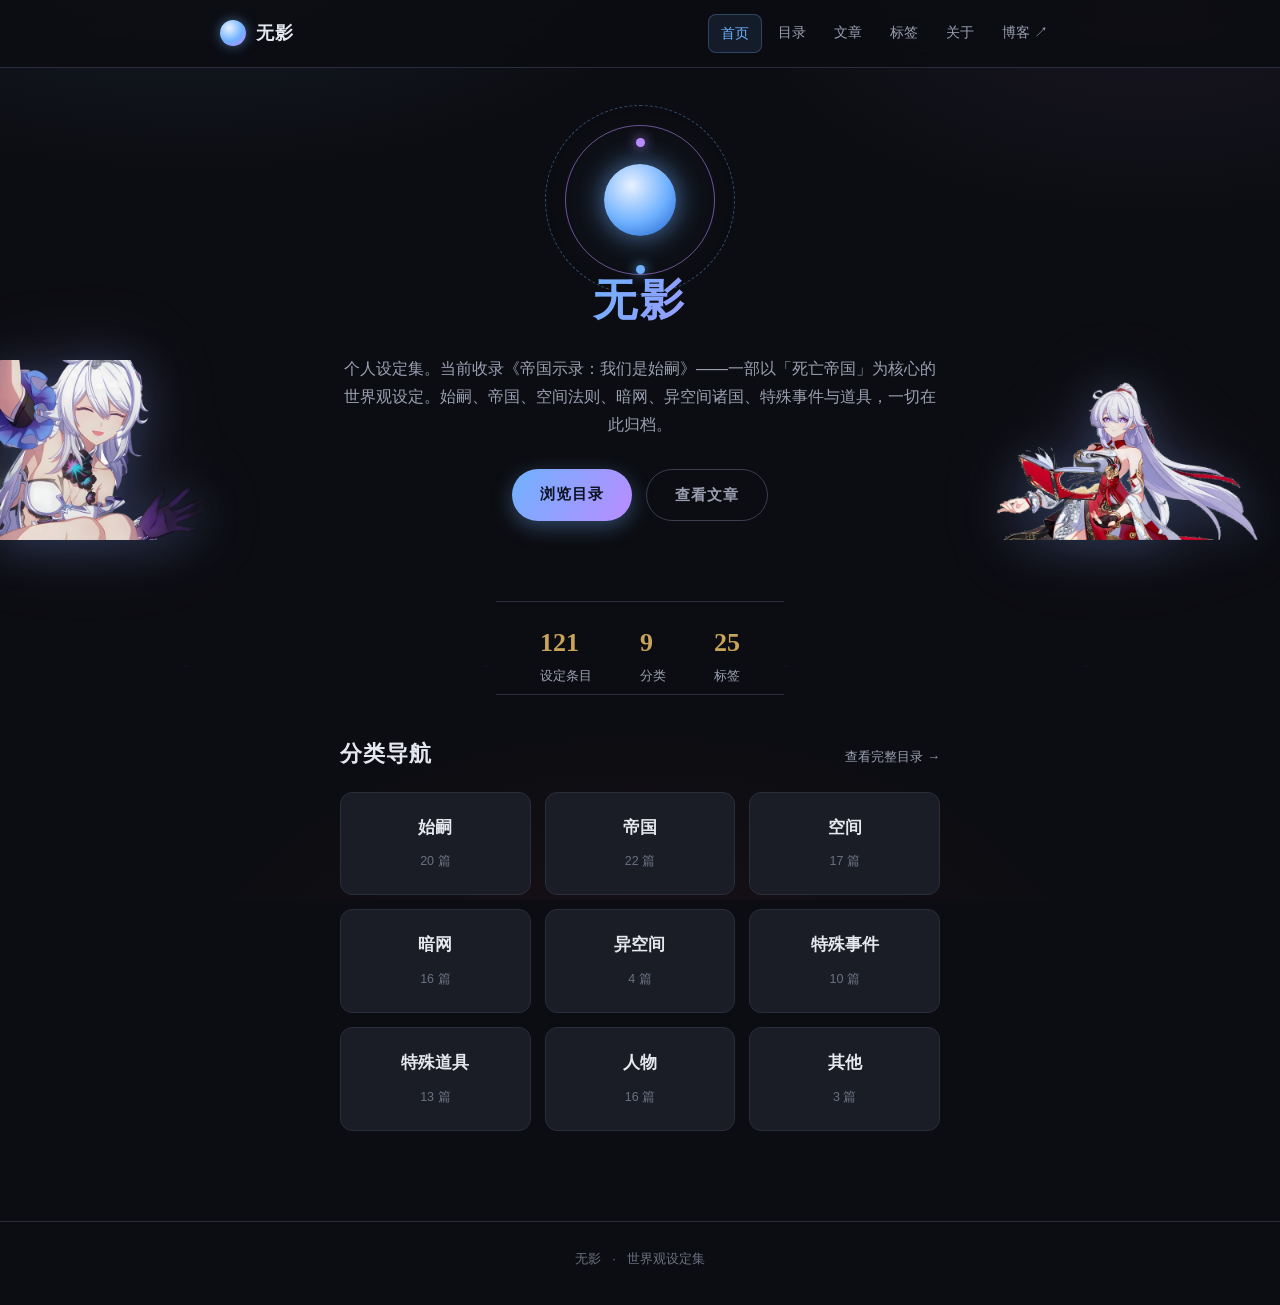
<file: website/index.html>
<!DOCTYPE html>
<html lang="zh-CN">
<head>
  <meta charset="UTF-8">
  <meta name="viewport" content="width=device-width, initial-scale=1.0">
  <title>无影 · 个人设定集</title>
  <link rel="icon" type="image/x-icon" href="favicon.ico">
  <link rel="icon" type="image/png" sizes="32x32" href="favicon-32x32.png">
  <link rel="icon" type="image/png" sizes="16x16" href="favicon-16x16.png">
  <link rel="apple-touch-icon" sizes="180x180" href="apple-touch-icon.png">
  <meta name="theme-color" content="#0c0d12">
  <link rel="stylesheet" href="assets/css/style.css">
</head>
<body data-page="home">
<header class="site-header">
    <div class="header-inner">
      <a class="brand" href="index.html">
        <span class="emblem"></span>
        <span>无影</span>
      </a>
      <nav class="nav-links">
        <a href="index.html" data-nav="home">首页</a>
        <a href="contents.html" data-nav="contents">目录</a>
        <a href="articles.html" data-nav="articles">文章</a>
        <a href="tags.html" data-nav="tags">标签</a>
        <a href="about.html" data-nav="about">关于</a>
        <a href="https://wuyeng4444.github.io/blog/" target="_blank" rel="noopener">博客 ↗</a>
      </nav>
    </div>
  </header>

  <div class="container">
    <section class="home-hero">
      <div class="emblem-lg">
        <span class="kiana-halo"></span>
        <span class="kiana-halo halo-2"></span>
      </div>
      <h1>无影</h1>
      <p>个人设定集。当前收录《帝国示录：我们是始嗣》——一部以「死亡帝国」为核心的世界观设定。始嗣、帝国、空间法则、暗网、异空间诸国、特殊事件与道具，一切在此归档。</p>
      <div class="home-cta">
        <a class="btn-primary" href="contents.html">浏览目录</a>
        <a class="btn-ghost" href="articles.html">查看文章</a>
      </div>
    </section>

    <div class="stats-row" id="stats-row"></div>

    <section class="home-section">
      <div class="home-section-title">
        <h2>分类导航</h2>
        <a class="more" href="contents.html">查看完整目录 →</a>
      </div>
      <div class="cat-grid" id="cat-grid"></div>
    </section>

  </div>

  <footer class="site-footer">
    <span>无影</span>
    <span class="sep">·</span>
    <span>世界观设定集</span>
  </footer>

  <script src="assets/js/characters.js"></script>
  <script src="assets/js/articles.js"></script>
  <script src="assets/js/app.js"></script>
</body>
</html>
</file>
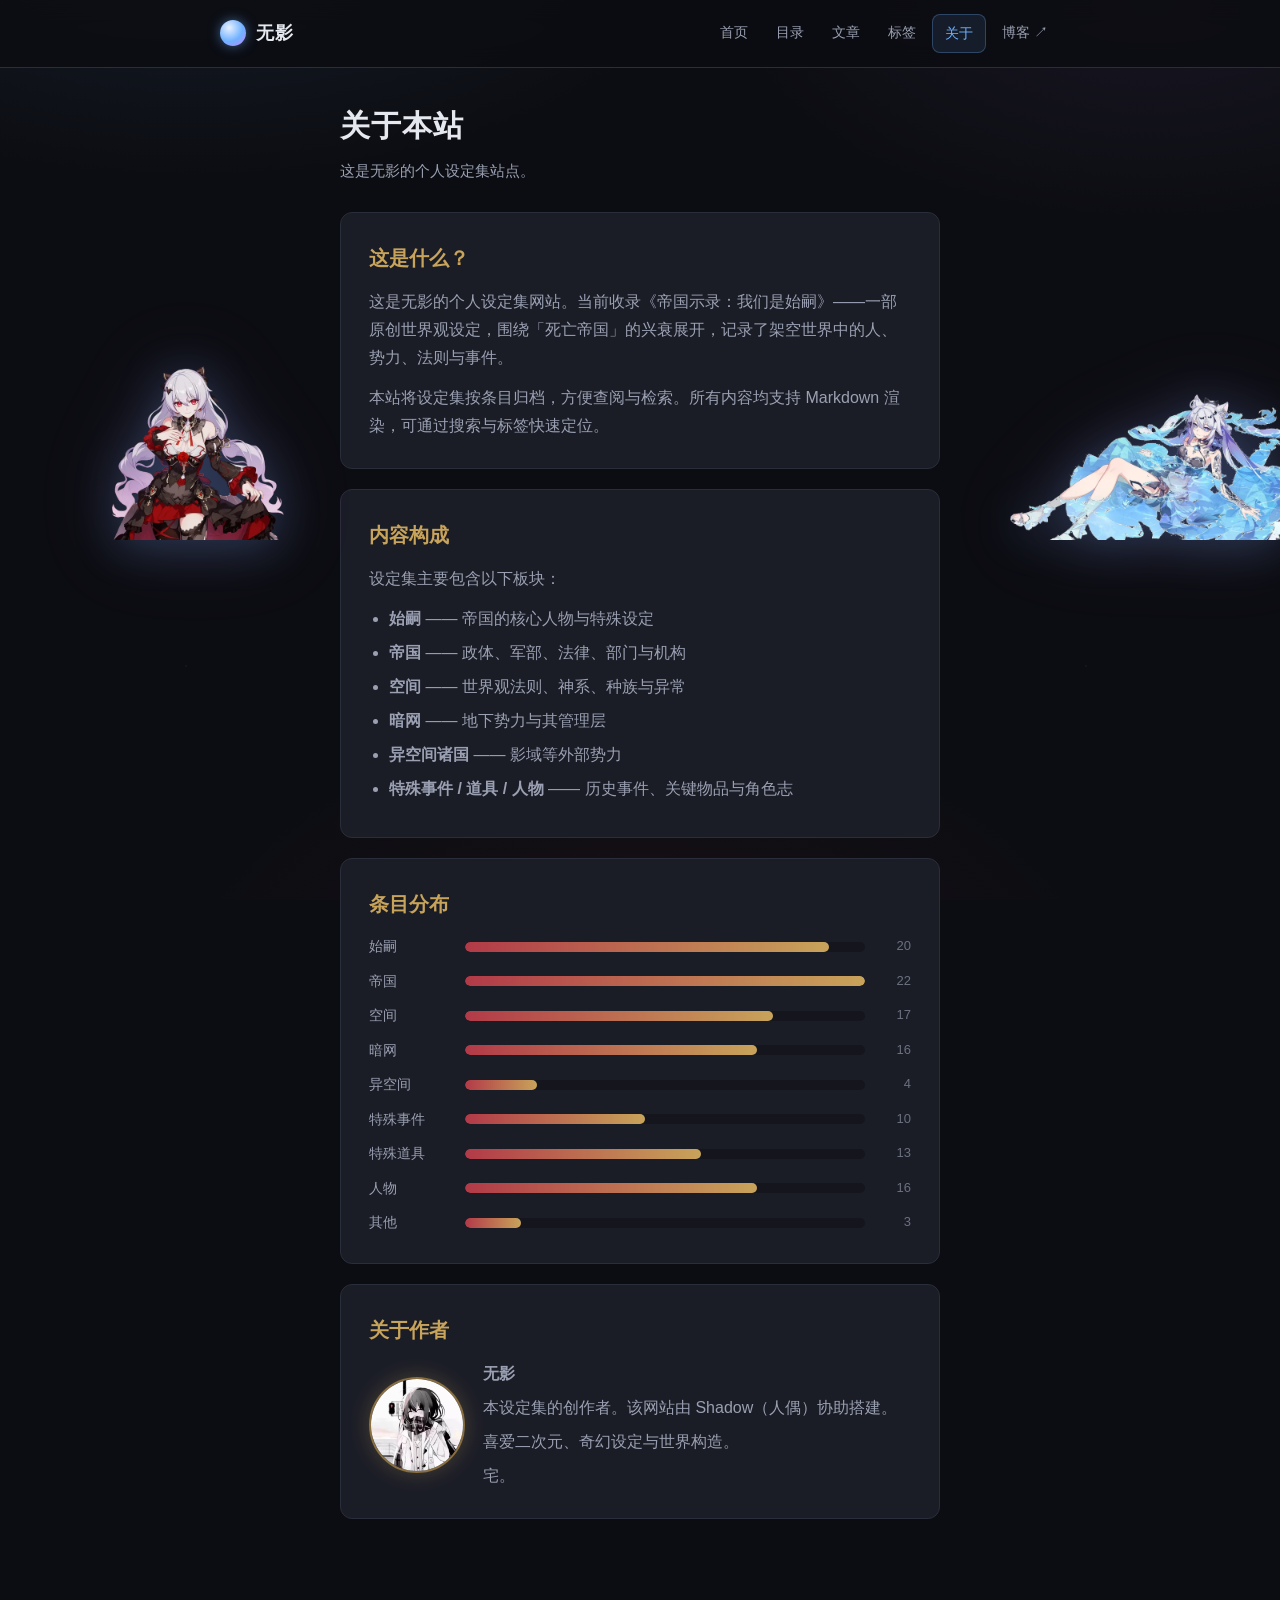
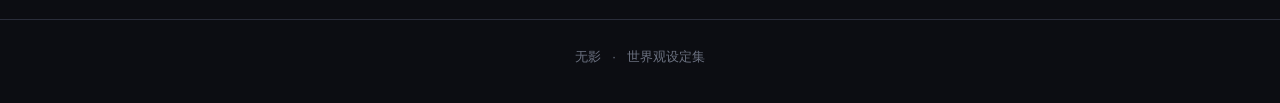
<file: website/about.html>
<!DOCTYPE html>
<html lang="zh-CN">
<head>
  <meta charset="UTF-8">
  <meta name="viewport" content="width=device-width, initial-scale=1.0">
  <title>关于 · 无影</title>
  <link rel="icon" type="image/x-icon" href="favicon.ico">
  <link rel="icon" type="image/png" sizes="32x32" href="favicon-32x32.png">
  <link rel="icon" type="image/png" sizes="16x16" href="favicon-16x16.png">
  <link rel="apple-touch-icon" sizes="180x180" href="apple-touch-icon.png">
  <meta name="theme-color" content="#0c0d12">
  <link rel="stylesheet" href="assets/css/style.css">
</head>
<body data-page="about">
<header class="site-header">
    <div class="header-inner">
      <a class="brand" href="index.html">
        <span class="emblem"></span>
        <span>无影</span>
      </a>
      <nav class="nav-links">
        <a href="index.html" data-nav="home">首页</a>
        <a href="contents.html" data-nav="contents">目录</a>
        <a href="articles.html" data-nav="articles">文章</a>
        <a href="tags.html" data-nav="tags">标签</a>
        <a href="about.html" data-nav="about">关于</a>
        <a href="https://wuyeng4444.github.io/blog/" target="_blank" rel="noopener">博客 ↗</a>
      </nav>
    </div>
  </header>

  <div class="container">
    <h1 class="page-title">关于本站</h1>
    <p class="page-sub">这是无影的个人设定集站点。</p>

    <div class="about-card">
      <h2>这是什么？</h2>
      <p>这是无影的个人设定集网站。当前收录《帝国示录：我们是始嗣》——一部原创世界观设定，围绕「死亡帝国」的兴衰展开，记录了架空世界中的人、势力、法则与事件。</p>
      <p>本站将设定集按条目归档，方便查阅与检索。所有内容均支持 Markdown 渲染，可通过搜索与标签快速定位。</p>
    </div>

    <div class="about-card">
      <h2>内容构成</h2>
      <p>设定集主要包含以下板块：</p>
      <ul>
        <li><strong>始嗣</strong> —— 帝国的核心人物与特殊设定</li>
        <li><strong>帝国</strong> —— 政体、军部、法律、部门与机构</li>
        <li><strong>空间</strong> —— 世界观法则、神系、种族与异常</li>
        <li><strong>暗网</strong> —— 地下势力与其管理层</li>
        <li><strong>异空间诸国</strong> —— 影域等外部势力</li>
        <li><strong>特殊事件 / 道具 / 人物</strong> —— 历史事件、关键物品与角色志</li>
      </ul>
    </div>

    <div class="about-card">
      <h2>条目分布</h2>
      <div class="cat-bars" id="cat-bars"></div>
    </div>

    <div class="about-card">
      <h2>关于作者</h2>
      <div class="author-row">
        <img class="author-avatar" src="assets/img/avatar.jpg" alt="无影">
        <div class="author-meta">
          <p><strong>无影</strong></p>
          <p>本设定集的创作者。该网站由 Shadow（人偶）协助搭建。</p>
          <p>喜爱二次元、奇幻设定与世界构造。</p>
          <p>宅。</p>
        </div>
      </div>
    </div>
  </div>

  <footer class="site-footer">
    <span>无影</span>
    <span class="sep">·</span>
    <span>世界观设定集</span>
  </footer>

  <script src="assets/js/characters.js"></script>
  <script src="assets/js/articles.js"></script>
  <script src="assets/js/app.js"></script>
</body>
</html>
</file>
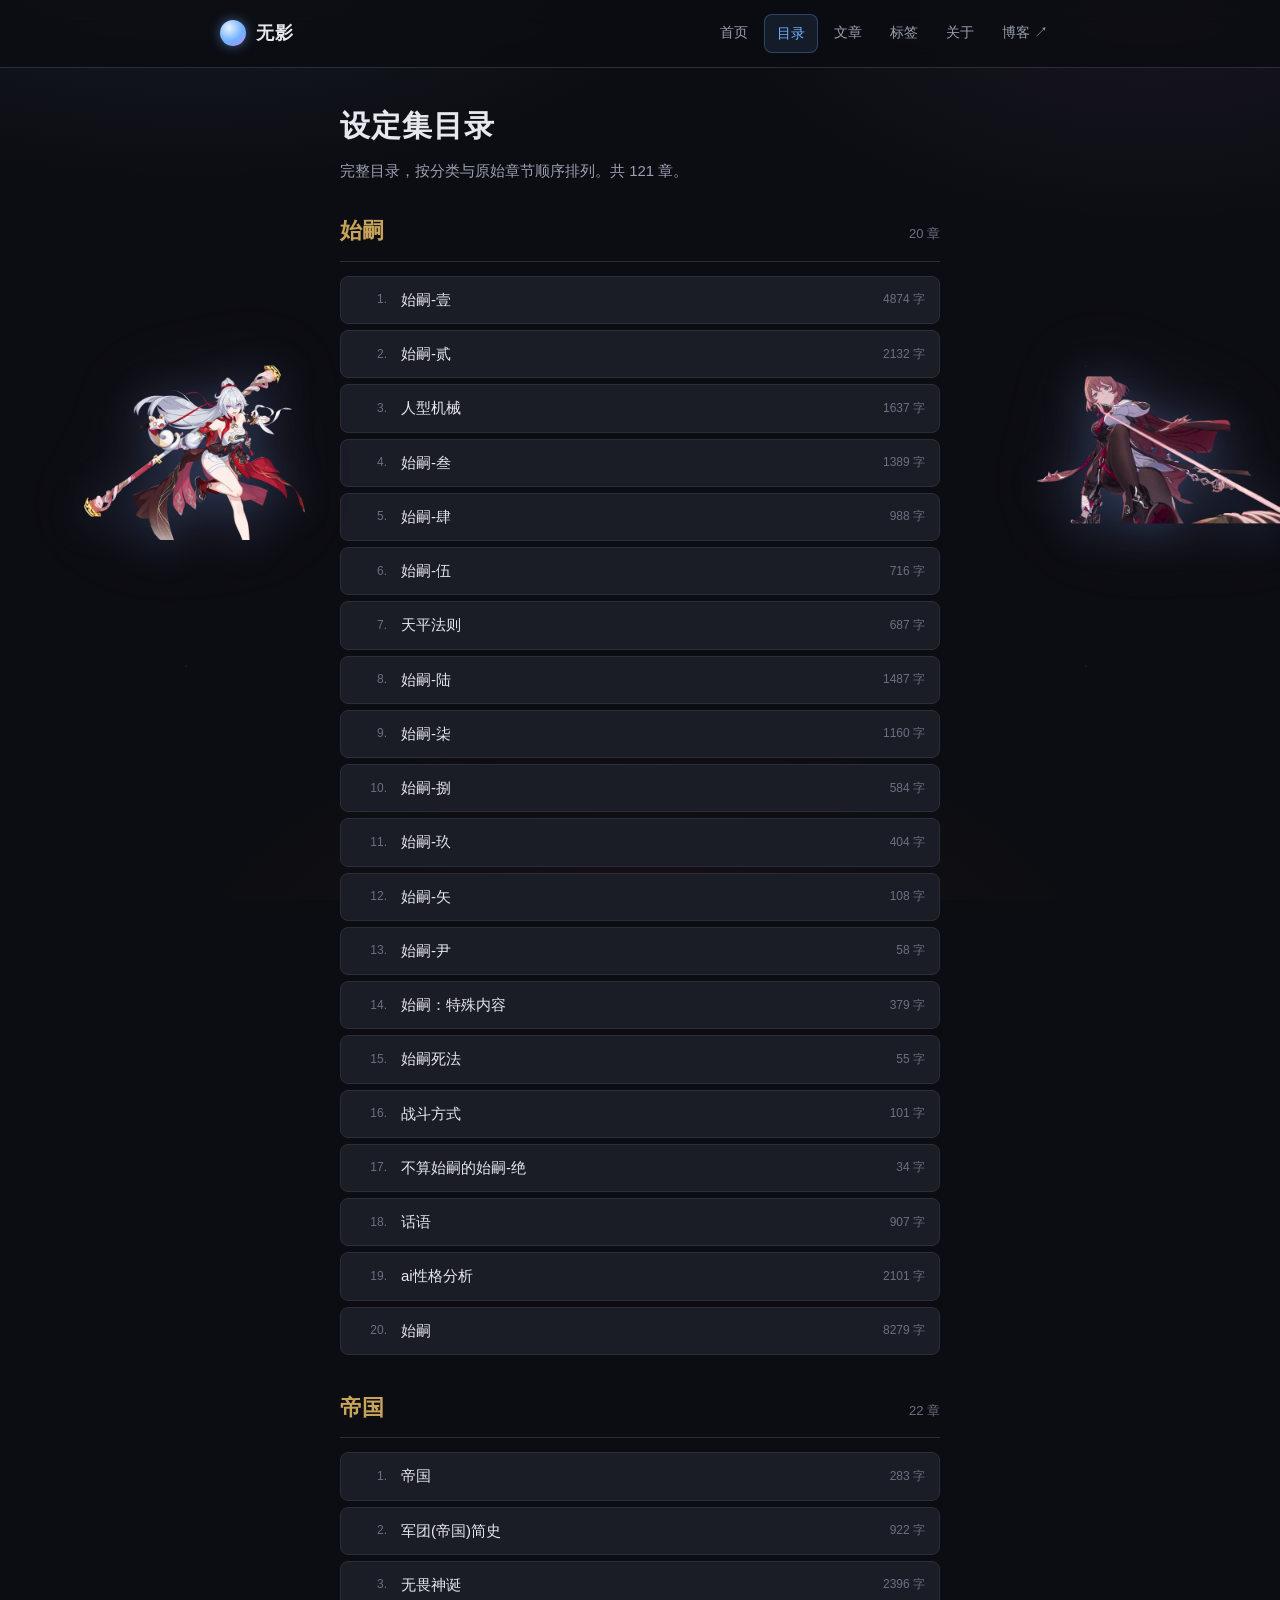
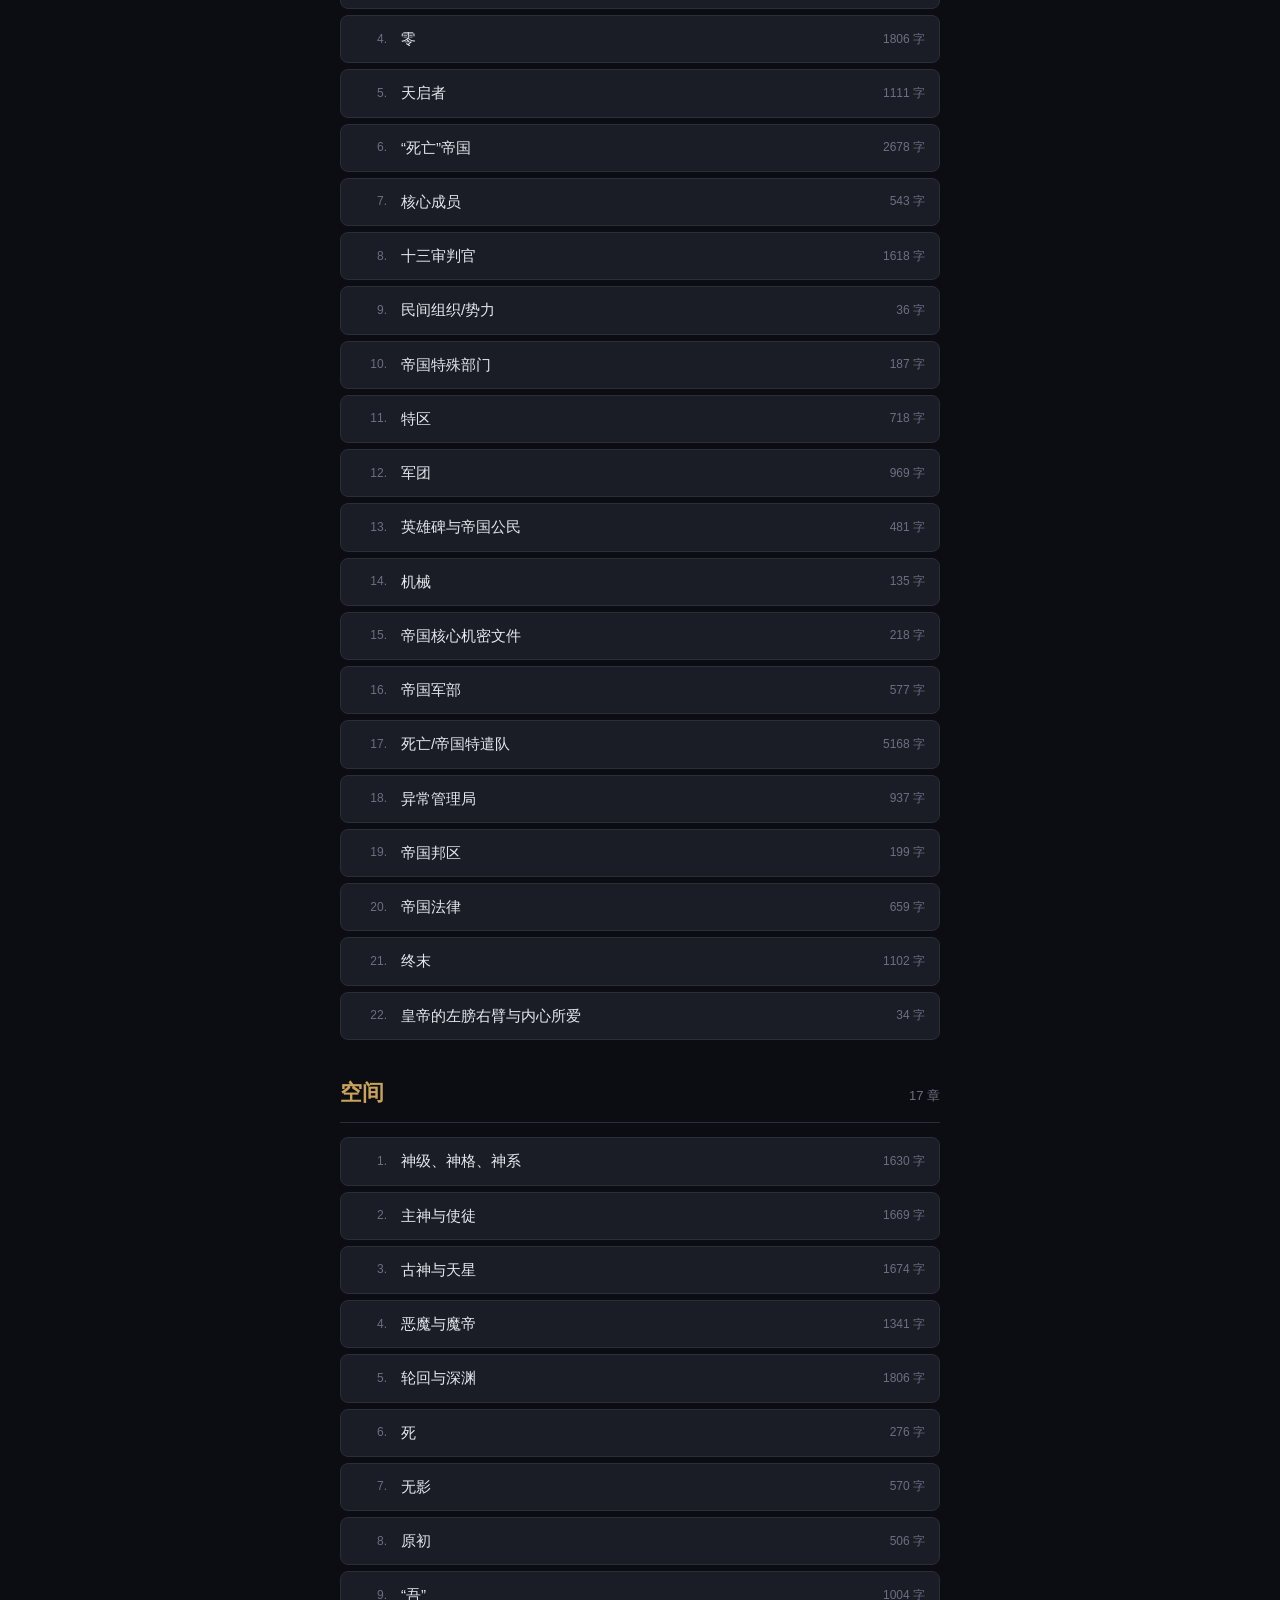
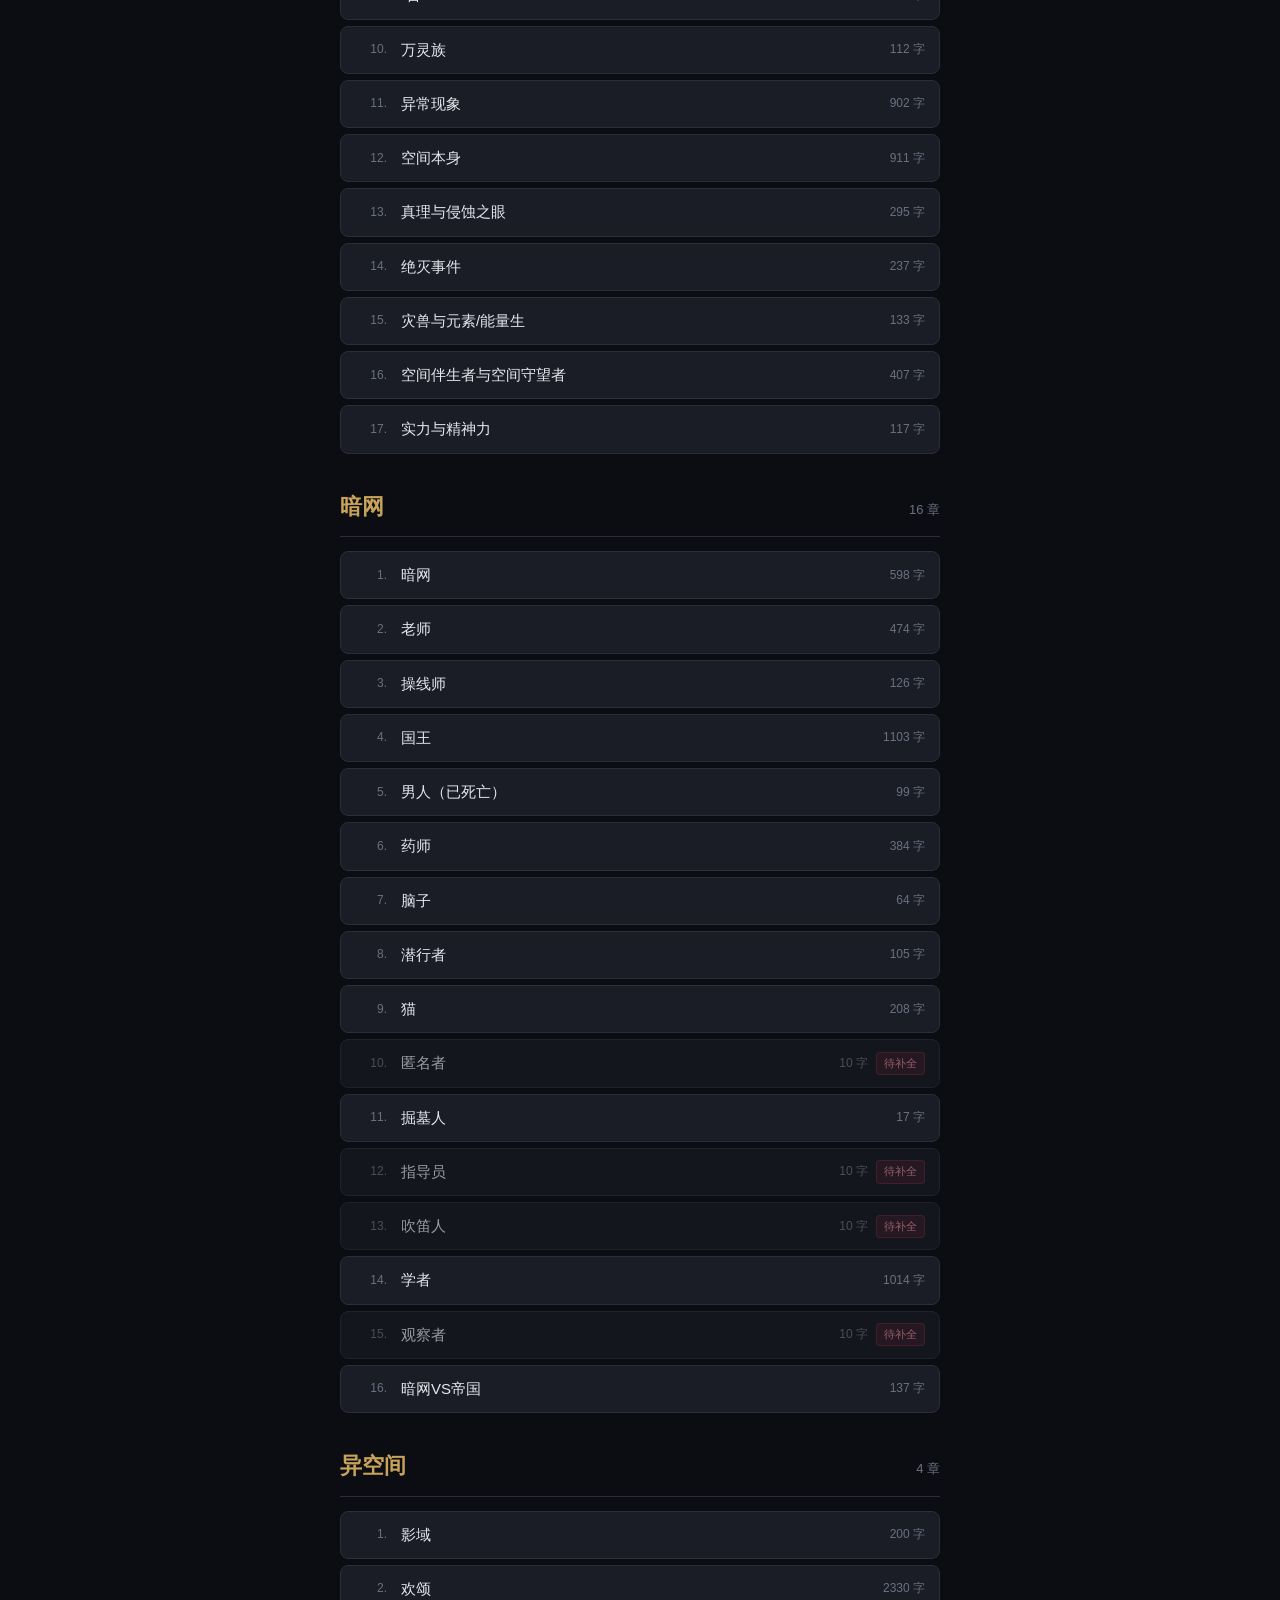
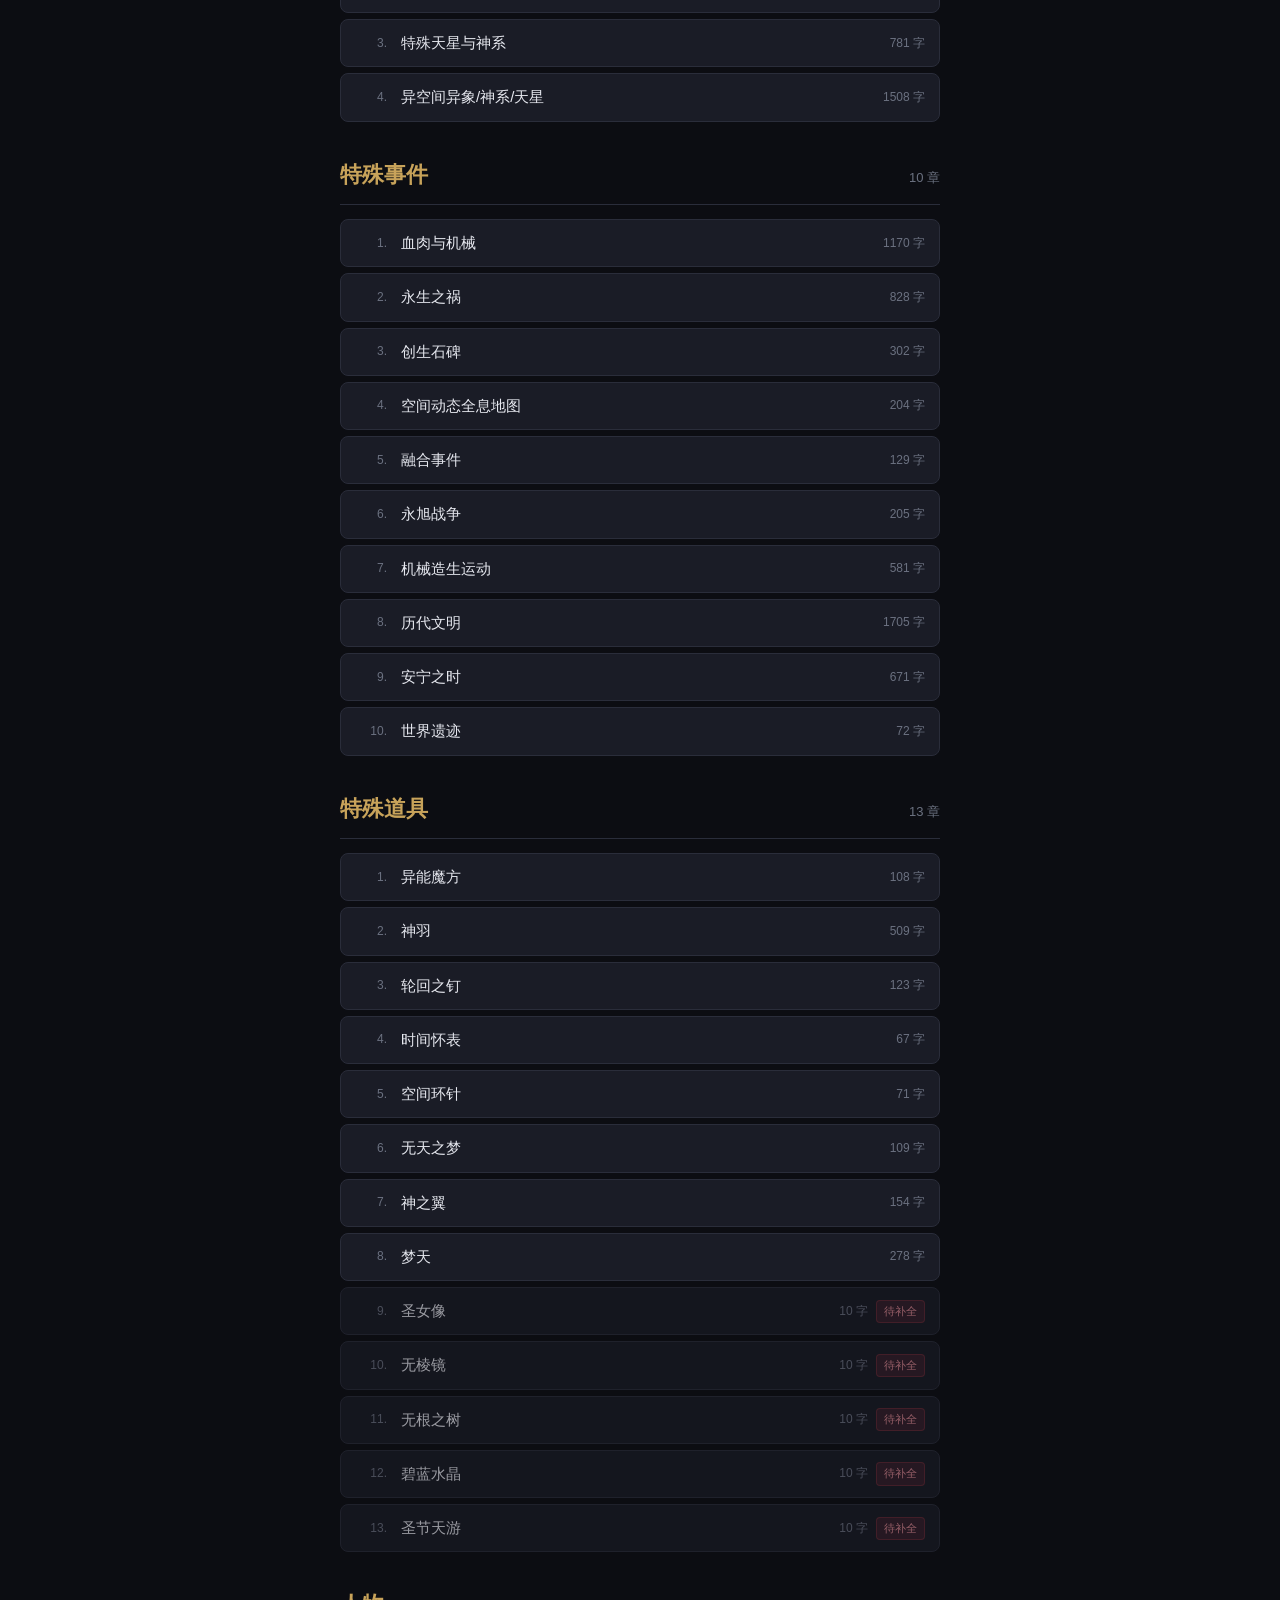
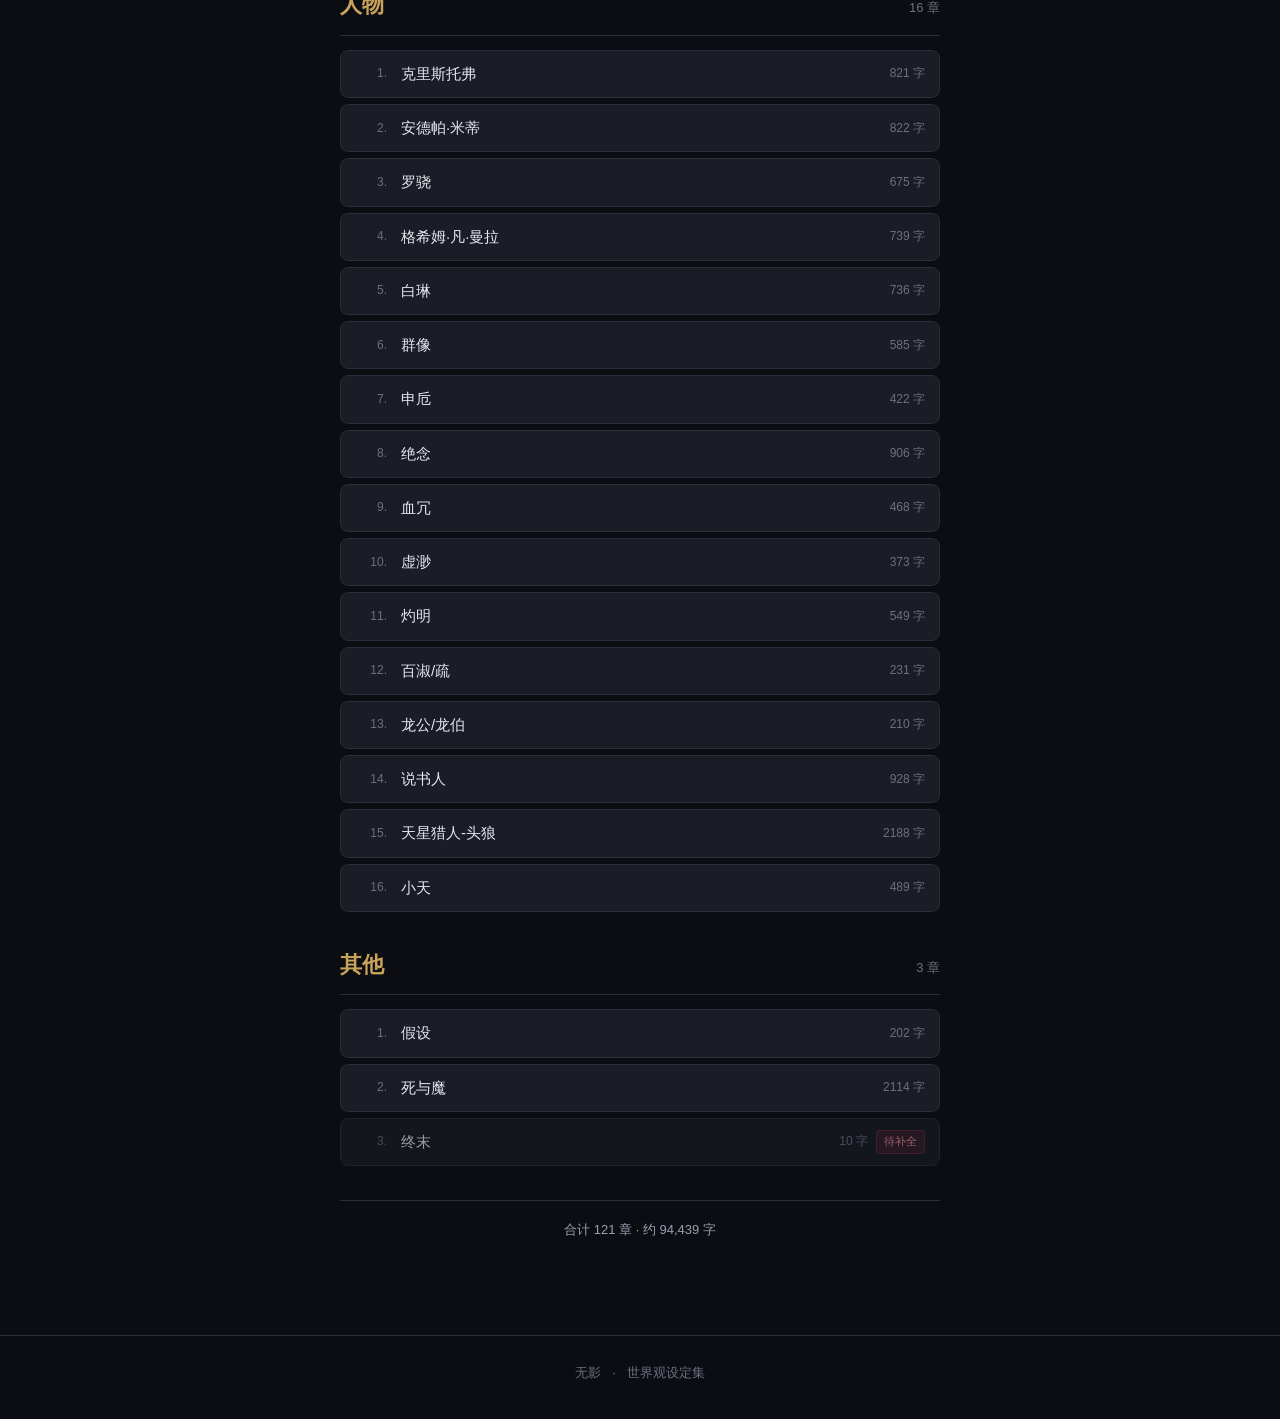
<file: website/contents.html>
<!DOCTYPE html>
<html lang="zh-CN">
<head>
  <meta charset="UTF-8">
  <meta name="viewport" content="width=device-width, initial-scale=1.0">
  <title>设定集目录 · 无影</title>
  <link rel="icon" type="image/x-icon" href="favicon.ico">
  <link rel="icon" type="image/png" sizes="32x32" href="favicon-32x32.png">
  <link rel="icon" type="image/png" sizes="16x16" href="favicon-16x16.png">
  <link rel="apple-touch-icon" sizes="180x180" href="apple-touch-icon.png">
  <meta name="theme-color" content="#0c0d12">
  <link rel="stylesheet" href="assets/css/style.css">
</head>
<body data-page="contents">

  <header class="site-header">
    <div class="header-inner">
      <a class="brand" href="index.html">
        <span class="emblem"></span>
        <span>无影</span>
      </a>
      <nav class="nav-links">
        <a href="index.html" data-nav="home">首页</a>
        <a href="contents.html" data-nav="contents">目录</a>
        <a href="articles.html" data-nav="articles">文章</a>
        <a href="tags.html" data-nav="tags">标签</a>
        <a href="about.html" data-nav="about">关于</a>
        <a href="https://wuyeng4444.github.io/blog/" target="_blank" rel="noopener">博客 ↗</a>
      </nav>
    </div>
  </header>

  <div class="container">
    <h1 class="page-title">设定集目录</h1>
    <p class="page-sub">完整目录，按分类与原始章节顺序排列。共 <span id="toc-total"></span> 章。</p>

    <div id="toc-list"></div>

    <p class="toc-totals" id="toc-totals"></p>
  </div>

  <footer class="site-footer">
    <span>无影</span>
    <span class="sep">·</span>
    <span>世界观设定集</span>
  </footer>

  <script src="assets/js/characters.js"></script>
  <script src="assets/js/articles.js"></script>
  <script src="assets/js/app.js"></script>
</body>
</html>
</file>
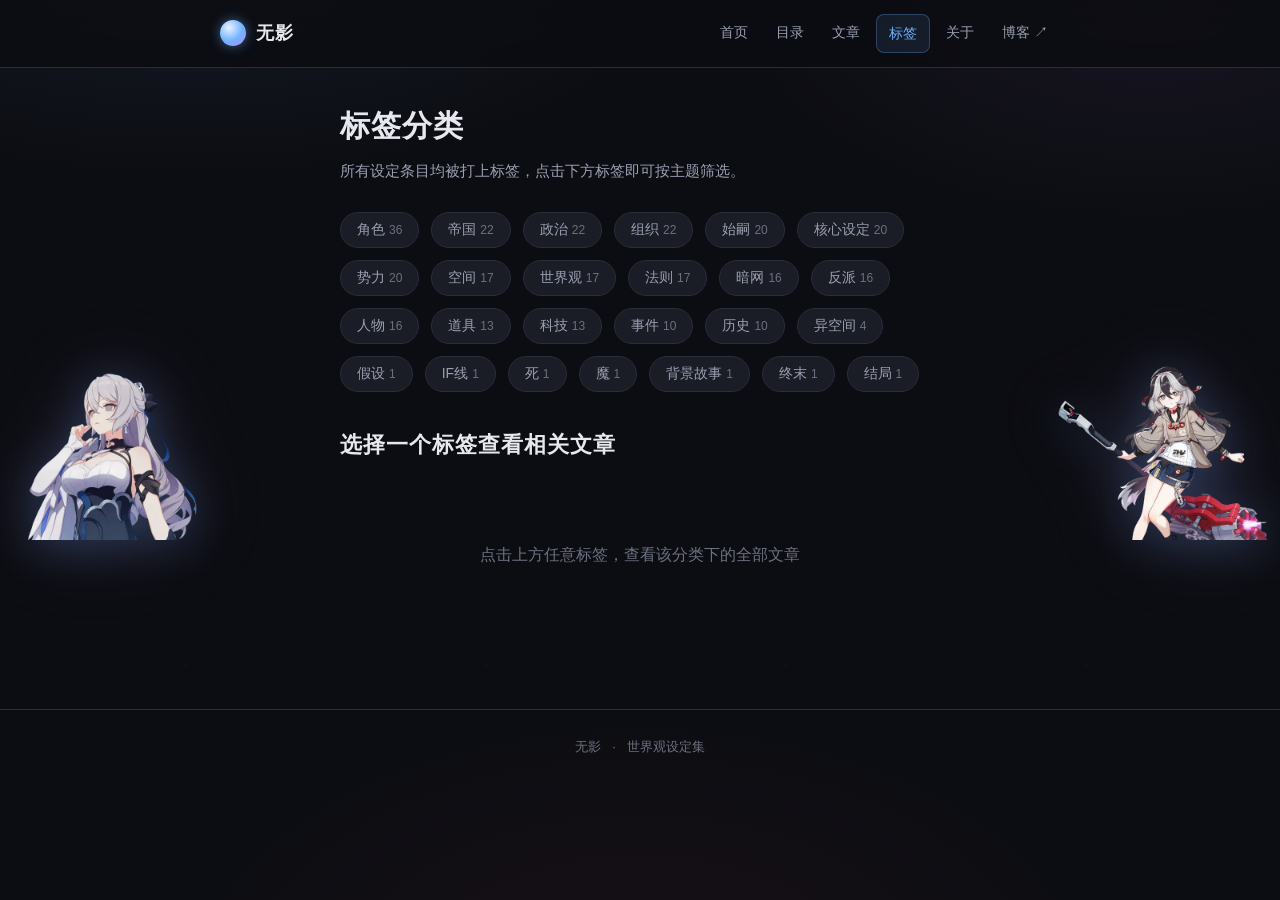
<file: website/tags.html>
<!DOCTYPE html>
<html lang="zh-CN">
<head>
  <meta charset="UTF-8">
  <meta name="viewport" content="width=device-width, initial-scale=1.0">
  <title>标签分类 · 无影</title>
  <link rel="icon" type="image/x-icon" href="favicon.ico">
  <link rel="icon" type="image/png" sizes="32x32" href="favicon-32x32.png">
  <link rel="icon" type="image/png" sizes="16x16" href="favicon-16x16.png">
  <link rel="apple-touch-icon" sizes="180x180" href="apple-touch-icon.png">
  <meta name="theme-color" content="#0c0d12">
  <link rel="stylesheet" href="assets/css/style.css">
</head>
<body data-page="tags">
<header class="site-header">
    <div class="header-inner">
      <a class="brand" href="index.html">
        <span class="emblem"></span>
        <span>无影</span>
      </a>
      <nav class="nav-links">
        <a href="index.html" data-nav="home">首页</a>
        <a href="contents.html" data-nav="contents">目录</a>
        <a href="articles.html" data-nav="articles">文章</a>
        <a href="tags.html" data-nav="tags">标签</a>
        <a href="about.html" data-nav="about">关于</a>
        <a href="https://wuyeng4444.github.io/blog/" target="_blank" rel="noopener">博客 ↗</a>
      </nav>
    </div>
  </header>

  <div class="container">
    <h1 class="page-title">标签分类</h1>
    <p class="page-sub">所有设定条目均被打上标签，点击下方标签即可按主题筛选。</p>

    <div class="tag-cloud" id="tag-cloud"></div>

    <h2 class="page-title" style="font-size:22px;" id="tag-title">选择一个标签查看相关文章</h2>
    <div class="article-list" id="tag-articles" style="margin-top:16px;"></div>
  </div>

  <footer class="site-footer">
    <span>无影</span>
    <span class="sep">·</span>
    <span>世界观设定集</span>
  </footer>

  <script src="assets/js/characters.js"></script>
  <script src="assets/js/articles.js"></script>
  <script src="assets/js/app.js"></script>
</body>
</html>
</file>
<file: website/assets/css/style.css>
/* =========================================================
   无影 · 个人设定集网站
   暗色主题 · 死亡帝国风格
   ========================================================= */

:root {
  --bg: #0c0d12;
  --bg-elev: #14151d;
  --bg-card: #1a1c26;
  --bg-card-hover: #20232f;
  --border: #2a2d3a;
  --border-strong: #3a3e50;
  --text: #e6e8ef;
  --text-dim: #9aa0b2;
  --text-faint: #6b7180;
  --accent: #c8a35a;        /* 鎏金 */
  --accent-dim: #8a6f3c;
  --accent-2: #b23a48;      /* 死亡绯红 */
  --accent-2-dim: #6e2730;
  /* 琪亚娜·卡斯兰娜配色 */
  --kiana-blue: #6fb1ff;      /* 蓝瞳 */
  --kiana-blue-deep: #2f6fd6;
  --kiana-purple: #b98cff;    /* 终焉律者紫 */
  --kiana-silver: #e8f1ff;    /* 银白长发 */
  --code-bg: #0f1016;
  --link: #d9bd7e;
  --radius: 12px;
  --radius-sm: 8px;
  --font-serif: "Noto Serif SC", "Songti SC", "SimSun", serif;
  --font-sans: -apple-system, BlinkMacSystemFont, "Segoe UI", "PingFang SC",
    "Hiragino Sans GB", "Microsoft YaHei", sans-serif;
  --maxw: 880px;
}

* { box-sizing: border-box; }

html { scroll-behavior: smooth; }

body {
  margin: 0;
  background: var(--bg);
  color: var(--text);
  font-family: var(--font-sans);
  line-height: 1.75;
  font-size: 16px;
  -webkit-font-smoothing: antialiased;
}

/* 背景纹理：星尘 + 暗红晕染 + 琪亚娜的冰蓝律者光晕 */
body::before {
  content: "";
  position: fixed;
  inset: 0;
  z-index: -1;
  background:
    radial-gradient(ellipse 70% 50% at 15% -10%, rgba(111, 177, 255, 0.10), transparent 60%),
    radial-gradient(ellipse 60% 45% at 90% 0%, rgba(185, 140, 255, 0.07), transparent 55%),
    radial-gradient(ellipse 60% 50% at 50% 110%, rgba(178, 58, 72, 0.08), transparent 60%),
    radial-gradient(1px 1px at 20% 30%, rgba(255,255,255,0.06) 50%, transparent 50%),
    radial-gradient(1px 1px at 75% 60%, rgba(150,190,255,0.06) 50%, transparent 50%),
    radial-gradient(1px 1px at 40% 80%, rgba(255,255,255,0.05) 50%, transparent 50%),
    radial-gradient(1.5px 1.5px at 62% 22%, rgba(185,140,255,0.05) 50%, transparent 50%),
    var(--bg);
  background-size: auto, auto, auto, 180px 180px, 220px 220px, 260px 260px, 300px 300px, auto;
}

a { color: var(--link); text-decoration: none; }
a:hover { color: var(--accent); }

/* ---------- 顶部导航 ---------- */
.site-header {
  position: sticky;
  top: 0;
  z-index: 50;
  backdrop-filter: blur(12px);
  background: rgba(12, 13, 18, 0.82);
  border-bottom: 1px solid var(--border);
}

.header-inner {
  max-width: var(--maxw);
  margin: 0 auto;
  padding: 14px 20px;
  display: flex;
  align-items: center;
  justify-content: space-between;
  gap: 16px;
}

.brand {
  display: flex;
  align-items: center;
  gap: 10px;
  font-family: var(--font-serif);
  font-weight: 700;
  font-size: 18px;
  color: var(--text);
  letter-spacing: 1px;
}
.brand .emblem {
  width: 26px; height: 26px;
  border-radius: 50%;
  background: radial-gradient(circle at 35% 30%, var(--kiana-silver), var(--kiana-blue) 55%, var(--kiana-purple) 90%);
  box-shadow: 0 0 12px rgba(111, 177, 255, 0.5);
  flex-shrink: 0;
}
.brand:hover { color: var(--text); }

.nav-links {
  display: flex;
  gap: 4px;
  flex-wrap: wrap;
}
.nav-links a {
  padding: 6px 12px;
  border-radius: var(--radius-sm);
  color: var(--text-dim);
  font-size: 14px;
  transition: all .18s;
}
.nav-links a:hover { color: var(--text); background: var(--bg-card); }
.nav-links a.active {
  color: var(--kiana-blue);
  background: rgba(111, 177, 255, 0.10);
  border: 1px solid rgba(111, 177, 255, 0.28);
}

/* ---------- 布局 ---------- */
.container {
  max-width: var(--maxw);
  margin: 0 auto;
  padding: 32px 20px 80px;
}

.page-title {
  font-family: var(--font-serif);
  font-size: 30px;
  font-weight: 700;
  margin: 0 0 6px;
  letter-spacing: 1px;
}
.page-sub {
  color: var(--text-dim);
  margin: 0 0 28px;
  font-size: 15px;
}

/* ---------- 首页 hero ---------- */
.hero {
  padding: 44px 0 8px;
}
.hero h1 {
  font-family: var(--font-serif);
  font-size: 38px;
  margin: 0 0 12px;
  letter-spacing: 2px;
  background: linear-gradient(120deg, var(--text) 0%, var(--accent) 55%, var(--accent-2) 100%);
  -webkit-background-clip: text;
  background-clip: text;
  -webkit-text-fill-color: transparent;
}
.hero p {
  color: var(--text-dim);
  max-width: 620px;
  margin: 0 0 24px;
  font-size: 16px;
}

.stats-row {
  display: flex;
  gap: 48px;
  flex-wrap: wrap;
  justify-content: center;
  width: fit-content;
  max-width: 100%;
  margin: 0 auto 28px;
  padding: 18px 44px 6px;
  border-top: 1px solid var(--border);
  border-bottom: 1px solid var(--border);
}
.stat .num {
  font-family: var(--font-serif);
  font-size: 26px;
  font-weight: 700;
  color: var(--accent);
}
.stat .label { color: var(--text-dim); font-size: 13px; }

/* ---------- 工具栏 ---------- */
.toolbar {
  display: flex;
  gap: 12px;
  align-items: center;
  flex-wrap: wrap;
  margin-bottom: 22px;
}
.search-box {
  flex: 1 1 240px;
  min-width: 200px;
  position: relative;
}
.search-box input {
  width: 100%;
  padding: 10px 14px 10px 36px;
  background: var(--bg-elev);
  border: 1px solid var(--border);
  border-radius: var(--radius-sm);
  color: var(--text);
  font-size: 14px;
  outline: none;
  transition: border-color .18s;
}
.search-box input:focus { border-color: var(--accent-dim); }
.search-box input::placeholder { color: var(--text-faint); }
.search-box .search-icon {
  position: absolute;
  left: 12px; top: 50%;
  transform: translateY(-50%);
  color: var(--text-faint);
  pointer-events: none;
}

.filter-select {
  padding: 10px 14px;
  background: var(--bg-elev);
  border: 1px solid var(--border);
  border-radius: var(--radius-sm);
  color: var(--text);
  font-size: 14px;
  outline: none;
  cursor: pointer;
}

/* ---------- 文章列表 ---------- */
.article-list { display: flex; flex-direction: column; gap: 14px; }

.article-card {
  display: block;
  padding: 20px 22px;
  background: var(--bg-card);
  border: 1px solid var(--border);
  border-radius: var(--radius);
  transition: all .18s;
  position: relative;
  overflow: hidden;
}
.article-card:hover {
  background: var(--bg-card-hover);
  border-color: var(--accent-dim);
  transform: translateY(-2px);
  box-shadow: 0 8px 28px rgba(0,0,0,0.35);
}
.article-card::before {
  content: "";
  position: absolute;
  left: 0; top: 0; bottom: 0;
  width: 3px;
  background: var(--accent);
  opacity: 0;
  transition: opacity .18s;
}
.article-card:hover::before { opacity: 1; }

.card-top {
  display: flex;
  align-items: center;
  justify-content: space-between;
  gap: 12px;
  margin-bottom: 6px;
}
.card-title {
  font-family: var(--font-serif);
  font-size: 19px;
  font-weight: 700;
  color: var(--text);
  margin: 0;
}
.card-date { color: var(--text-faint); font-size: 12.5px; white-space: nowrap; }

.card-summary {
  color: var(--text-dim);
  font-size: 14px;
  margin: 0 0 12px;
  display: -webkit-box;
  -webkit-line-clamp: 2;
  -webkit-box-orient: vertical;
  overflow: hidden;
}

.card-meta { display: flex; gap: 8px; flex-wrap: wrap; align-items: center; }

.tag-chip, .cat-chip {
  display: inline-block;
  padding: 2px 10px;
  border-radius: 20px;
  font-size: 12px;
  line-height: 1.5;
  white-space: nowrap;
}
.cat-chip {
  background: rgba(178, 58, 72, 0.14);
  color: #e08a95;
  border: 1px solid rgba(178, 58, 72, 0.35);
}
.tag-chip {
  background: rgba(200, 163, 90, 0.10);
  color: var(--accent);
  border: 1px solid rgba(200, 163, 90, 0.28);
}

.empty-state {
  text-align: center;
  padding: 60px 20px;
  color: var(--text-faint);
}

/* ---------- 文章详情 ---------- */
.article-header {
  padding: 26px 0 20px;
  border-bottom: 1px solid var(--border);
  margin-bottom: 26px;
}
.article-header .cat-chip { margin-bottom: 12px; }
.article-header h1 {
  font-family: var(--font-serif);
  font-size: 32px;
  margin: 0 0 12px;
  letter-spacing: 1px;
}
.article-header .meta-line {
  display: flex;
  gap: 10px;
  flex-wrap: wrap;
  align-items: center;
  color: var(--text-dim);
  font-size: 13.5px;
}

.article-body { font-size: 16px; }
.article-body h2 {
  font-family: var(--font-serif);
  font-size: 22px;
  margin: 30px 0 12px;
  padding-left: 12px;
  border-left: 3px solid var(--accent);
  color: var(--accent);
}
.article-body h3 { font-size: 18px; margin: 24px 0 10px; }
.article-body p { margin: 0 0 14px; }
.article-body blockquote {
  margin: 16px 0;
  padding: 12px 18px;
  border-left: 3px solid var(--accent-2);
  background: rgba(178, 58, 72, 0.06);
  border-radius: 0 var(--radius-sm) var(--radius-sm) 0;
  color: var(--text-dim);
}
.article-body hr {
  border: none;
  height: 1px;
  margin: 26px auto;
  width: 60%;
  background: linear-gradient(90deg, transparent, var(--border-strong), transparent);
}
.article-body code {
  background: var(--code-bg);
  padding: 2px 6px;
  border-radius: 4px;
  font-size: 0.9em;
}
.article-body a { border-bottom: 1px dashed var(--accent-dim); }

/* 文章内图片 */
.article-body img {
  max-width: 100%;
  height: auto;
  border-radius: 10px;
}
.article-body .img-cover {
  display: block;
  width: 100%;
  margin: 6px 0 18px;
  border-radius: 12px;
}
/* 人物立绘网格 */
.article-body .char-grid {
  display: grid;
  grid-template-columns: repeat(auto-fill, minmax(150px, 1fr));
  gap: 14px;
  margin: 18px 0;
}
.article-body .char-grid figure { margin: 0; }
.article-body .char-grid img {
  width: 100%;
  height: auto;
  display: block;
  border-radius: 10px;
  box-shadow: 0 6px 18px rgba(0, 0, 0, 0.35);
}
.article-body .char-grid figcaption {
  text-align: center;
  font-size: 13px;
  color: var(--text-dim);
  margin-top: 8px;
  letter-spacing: 1px;
}

.article-footer {
  margin-top: 40px;
  padding-top: 20px;
  border-top: 1px solid var(--border);
  display: flex;
  justify-content: space-between;
  align-items: center;
  flex-wrap: wrap;
  gap: 14px;
}
.back-link {
  display: inline-flex;
  align-items: center;
  gap: 6px;
  color: var(--text-dim);
  font-size: 14px;
}
.back-link:hover { color: var(--accent); }

.prev-next { display: flex; gap: 10px; flex-wrap: wrap; }
.prev-next a {
  font-size: 13px;
  padding: 5px 12px;
  border: 1px solid var(--border);
  border-radius: var(--radius-sm);
  color: var(--text-dim);
}
.prev-next a:hover { color: var(--accent); border-color: var(--accent-dim); }

/* ---------- 标签页 ---------- */
.tag-cloud {
  display: flex;
  flex-wrap: wrap;
  gap: 12px;
  margin-bottom: 34px;
}
.tag-cloud-item {
  padding: 8px 16px;
  border: 1px solid var(--border);
  border-radius: 24px;
  background: var(--bg-card);
  color: var(--text-dim);
  font-size: 14px;
  cursor: pointer;
  transition: all .18s;
}
.tag-cloud-item:hover { color: var(--accent); border-color: var(--accent-dim); }
.tag-cloud-item.active {
  color: var(--accent);
  border-color: var(--accent);
  background: rgba(200, 163, 90, 0.10);
}
.tag-cloud-item .count { color: var(--text-faint); font-size: 12px; margin-left: 4px; }

/* ---------- 首页门户 ---------- */
.home-hero {
  padding: 64px 0 36px;
  text-align: center;
}
.home-hero h1 {
  font-family: var(--font-serif);
  font-size: 44px;
  margin: 0 0 16px;
  letter-spacing: 3px;
  background: linear-gradient(120deg, var(--kiana-silver) 0%, var(--kiana-blue) 40%, var(--kiana-purple) 75%, var(--accent) 100%);
  -webkit-background-clip: text;
  background-clip: text;
  -webkit-text-fill-color: transparent;
}
.home-hero p {
  color: var(--text-dim);
  max-width: 640px;
  margin: 0 auto 30px;
  font-size: 16px;
}
.home-hero .emblem-lg {
  position: relative;
  width: 72px; height: 72px;
  border-radius: 50%;
  margin: 0 auto 26px;
  background: radial-gradient(circle at 38% 30%, var(--kiana-silver), var(--kiana-blue) 55%, var(--kiana-blue-deep) 90%);
  box-shadow:
    0 0 24px rgba(111, 177, 255, 0.55),
    0 0 60px rgba(111, 177, 255, 0.25);
}

/* 律者光环：终焉琪亚娜的标志性旋转环 */
.kiana-halo {
  position: absolute;
  top: 50%; left: 50%;
  width: 150px; height: 150px;
  margin: -75px 0 0 -75px;
  border-radius: 50%;
  border: 1px solid rgba(185, 140, 255, 0.55);
  pointer-events: none;
  animation: halo-spin 14s linear infinite;
}
.kiana-halo::before {
  content: "";
  position: absolute;
  top: 12px; left: 50%;
  width: 9px; height: 9px;
  margin-left: -4.5px;
  border-radius: 50%;
  background: var(--kiana-purple);
  box-shadow: 0 0 12px rgba(185, 140, 255, 0.9);
}
.kiana-halo.halo-2 {
  width: 190px; height: 190px;
  margin: -95px 0 0 -95px;
  border-style: dashed;
  border-color: rgba(111, 177, 255, 0.4);
  animation: halo-spin 22s linear infinite reverse;
}
.kiana-halo.halo-2::before {
  top: auto; bottom: 20px;
  background: var(--kiana-blue);
  box-shadow: 0 0 12px rgba(111, 177, 255, 0.9);
}
@keyframes halo-spin {
  from { transform: rotate(0deg); }
  to { transform: rotate(360deg); }
}

.home-cta {
  display: flex;
  gap: 14px;
  justify-content: center;
  flex-wrap: wrap;
  margin-bottom: 44px;
}
.home-cta a {
  padding: 12px 28px;
  border-radius: 28px;
  font-size: 15px;
  font-weight: 600;
  letter-spacing: 1px;
  transition: all .18s;
}
.home-cta .btn-primary {
  background: linear-gradient(120deg, var(--kiana-blue), var(--kiana-purple));
  color: #0c1220;
  box-shadow: 0 6px 20px rgba(111, 177, 255, 0.35);
}
.home-cta .btn-primary:hover { transform: translateY(-2px); color: #0c1220; }
.home-cta .btn-ghost {
  border: 1px solid var(--border-strong);
  color: var(--text-dim);
}
.home-cta .btn-ghost:hover { color: var(--accent); border-color: var(--accent-dim); }

.home-section { margin: 40px 0 10px; }
.home-section-title {
  display: flex;
  align-items: baseline;
  justify-content: space-between;
  gap: 10px;
  margin-bottom: 18px;
}
.home-section-title h2 {
  font-family: var(--font-serif);
  font-size: 22px;
  margin: 0;
  color: var(--text);
  letter-spacing: 1px;
}
.home-section-title .more {
  color: var(--text-dim);
  font-size: 13px;
}
.home-section-title .more:hover { color: var(--accent); }

.cat-grid {
  display: grid;
  grid-template-columns: repeat(auto-fill, minmax(160px, 1fr));
  gap: 14px;
}
.cat-card {
  display: block;
  padding: 20px 16px;
  background: var(--bg-card);
  border: 1px solid var(--border);
  border-radius: var(--radius);
  text-align: center;
  transition: all .18s;
}
.cat-card:hover {
  background: var(--bg-card-hover);
  border-color: var(--kiana-blue-deep);
  transform: translateY(-3px);
  box-shadow: 0 8px 26px rgba(111, 177, 255, 0.18);
}
.cat-card .cat-name {
  font-family: var(--font-serif);
  font-size: 17px;
  font-weight: 700;
  color: var(--text);
  display: block;
  margin-bottom: 4px;
}
.cat-card:hover .cat-name { color: var(--kiana-blue); }
.cat-card .cat-num {
  color: var(--text-faint);
  font-size: 12.5px;
}

/* ---------- 目录页 ---------- */
.toc-section { margin-bottom: 34px; }
.toc-section h2 {
  font-family: var(--font-serif);
  font-size: 22px;
  color: var(--accent);
  border-bottom: 1px solid var(--border);
  padding-bottom: 10px;
  margin: 0 0 14px;
  display: flex;
  align-items: baseline;
  justify-content: space-between;
  gap: 10px;
}
.toc-count {
  font-size: 13px;
  color: var(--text-faint);
  font-family: var(--font-sans);
  font-weight: normal;
}
.toc-items { display: flex; flex-direction: column; gap: 6px; }
.toc-item {
  display: flex;
  align-items: center;
  gap: 14px;
  padding: 10px 14px;
  background: var(--bg-card);
  border: 1px solid var(--border);
  border-radius: var(--radius-sm);
  color: var(--text);
  transition: all .15s;
}
.toc-item:hover {
  background: var(--bg-card-hover);
  border-color: var(--accent-dim);
  color: var(--text);
  transform: translateX(2px);
}
.toc-item.placeholder { opacity: 0.65; }
.toc-num {
  width: 32px;
  color: var(--text-faint);
  font-size: 12px;
  text-align: right;
  flex-shrink: 0;
  font-variant-numeric: tabular-nums;
}
.toc-title { flex: 1; font-size: 15px; }
.toc-meta {
  color: var(--text-faint);
  font-size: 12px;
  white-space: nowrap;
  display: flex;
  align-items: center;
  gap: 8px;
}
.ph-tag {
  display: inline-block;
  padding: 1px 7px;
  border-radius: 4px;
  font-size: 11px;
  background: rgba(178, 58, 72, 0.18);
  color: #e08a95;
  border: 1px solid rgba(178, 58, 72, 0.35);
}

.toc-totals {
  margin-top: 28px;
  padding-top: 18px;
  border-top: 1px solid var(--border);
  color: var(--text-dim);
  font-size: 13px;
  text-align: center;
}

/* ---------- 关于页 ---------- */
.about-card {
  background: var(--bg-card);
  border: 1px solid var(--border);
  border-radius: var(--radius);
  padding: 28px;
  margin-bottom: 20px;
}
.about-card h2 {
  font-family: var(--font-serif);
  font-size: 20px;
  margin: 0 0 12px;
  color: var(--accent);
}
.about-card p { margin: 0 0 12px; color: var(--text-dim); }
.about-card p:last-child { margin-bottom: 0; }
.about-card ul { margin: 0; padding-left: 20px; color: var(--text-dim); }
.about-card li { margin-bottom: 6px; }

.cat-bars { display: flex; flex-direction: column; gap: 10px; }
.cat-bar-row { display: flex; align-items: center; gap: 12px; font-size: 14px; }
.cat-bar-name { width: 84px; color: var(--text-dim); flex-shrink: 0; }
.cat-bar-track { flex: 1; height: 10px; background: var(--bg-elev); border-radius: 5px; overflow: hidden; }
.cat-bar-fill {
  height: 100%;
  background: linear-gradient(90deg, var(--accent-2), var(--accent));
  border-radius: 5px;
}
.cat-bar-count { width: 34px; text-align: right; color: var(--text-faint); font-size: 13px; }

/* ---------- 作者头像 ---------- */
.author-row {
  display: flex;
  gap: 18px;
  align-items: center;
}
.author-avatar {
  width: 96px;
  height: 96px;
  border-radius: 50%;
  object-fit: cover;
  flex-shrink: 0;
  border: 2px solid var(--accent-dim);
  box-shadow: 0 0 22px rgba(200, 163, 90, 0.28);
  filter: grayscale(0.05);
}
.author-meta { flex: 1; }
.author-meta p { margin: 0 0 6px; }
.author-meta p:last-child { margin-bottom: 0; }

/* ---------- 左侧琪亚娜立绘（PNG 透明底融入暗色背景） ---------- */
.kiana-side {
  position: fixed;
  left: 0;
  top: 50%;
  transform: translateY(-50%);
  width: 25vw;
  max-width: 460px;
  z-index: 1;
  pointer-events: none;
  display: flex;
  flex-direction: column;
  align-items: center;
  animation: kiana-fade-in .9s ease both;
  animation-delay: .2s;
  opacity: 0;
}

.kiana-side .kiana-figure {
  width: 100%;
  display: flex;
  align-items: center;
  justify-content: center;
  background-color: var(--bg);
}

.kiana-side .kiana-img {
  display: block;
  width: 100%;
  height: auto;
  object-fit: contain;
  filter:
    drop-shadow(0 6px 22px rgba(111, 177, 255, 0.22))
    drop-shadow(0 0 38px rgba(185, 140, 255, 0.14));
  transition: transform 8s ease, filter .3s ease;
}
.kiana-side:hover .kiana-img {
  transform: scale(1.03);
  filter:
    drop-shadow(0 8px 28px rgba(111, 177, 255, 0.4))
    drop-shadow(0 0 52px rgba(185, 140, 255, 0.26));
}

.kiana-side .kiana-label {
  margin-top: 12px;
  text-align: center;
  font-family: var(--font-serif);
  font-size: 13.5px;
  letter-spacing: 4px;
  color: var(--kiana-blue);
  text-shadow: 0 0 14px rgba(111, 177, 255, 0.55);
  flex-shrink: 0;
}
.kiana-side .kiana-sub {
  text-align: center;
  font-size: 10.5px;
  color: var(--text-faint);
  letter-spacing: 2.5px;
  margin-top: 4px;
  margin-bottom: 4px;
  font-family: var(--font-sans);
  flex-shrink: 0;
}

@keyframes kiana-fade-in {
  from { opacity: 0; transform: translate(-24px, -50%); }
  to { opacity: 1; transform: translate(0, -50%); }
}

/* 右侧版立绘 */
.kiana-side.right {
  left: auto;
  right: 0;
  animation-name: kiana-fade-in-right;
}
.kiana-side.right .kiana-img {
  filter:
    drop-shadow(0 6px 22px rgba(111, 177, 255, 0.22))
    drop-shadow(0 0 38px rgba(185, 140, 255, 0.14));
}
.kiana-side.right .kiana-figure {
  background-color: var(--bg);
}
@keyframes kiana-fade-in-right {
  from { opacity: 0; transform: translate(24px, -50%); }
  to { opacity: 1; transform: translate(0, -50%); }
}

@media (max-width: 1279px) {
  .kiana-side { display: none; }
}
@media (min-width: 1280px) {
  /* 中间内容占页面一半，左右各留 25% 给立绘 */
  body.char-both .container {
    max-width: 50vw;
    margin-left: auto;
    margin-right: auto;
  }
}

/* ---------- 页脚 ---------- */
.site-footer {
  border-top: 1px solid var(--border);
  padding: 26px 20px 34px;
  text-align: center;
  color: var(--text-faint);
  font-size: 13px;
}
.site-footer .sep { margin: 0 8px; }

/* ---------- 响应式 ---------- */
@media (max-width: 600px) {
  .header-inner { flex-direction: column; gap: 8px; padding: 12px 16px; }
  .hero h1 { font-size: 30px; }
  .page-title { font-size: 26px; }
  .article-header h1 { font-size: 26px; }
  .stats-row { gap: 20px; }
}

/* ---------- 图片点击放大（lightbox） ---------- */
.article-body img { cursor: zoom-in; transition: opacity .18s; }
.article-body img:hover { opacity: .92; }
.lightbox {
  position: fixed;
  inset: 0;
  z-index: 1000;
  background: rgba(5, 6, 10, 0.88);
  backdrop-filter: blur(4px);
  display: flex;
  align-items: center;
  justify-content: center;
  cursor: zoom-out;
  opacity: 0;
  pointer-events: none;
  transition: opacity .22s ease;
}
.lightbox.show {
  opacity: 1;
  pointer-events: auto;
}
.lightbox img {
  max-width: 92vw;
  max-height: 92vh;
  border-radius: 10px;
  box-shadow: 0 16px 56px rgba(0, 0, 0, 0.65);
}

/* ---------- 文本编辑（密钥开启） ---------- */
.article-header { position: relative; }
.edit-btn {
  position: absolute;
  top: 0;
  right: 0;
  padding: 5px 14px;
  font-size: 13px;
  color: var(--text-dim);
  background: transparent;
  border: 1px solid var(--border);
  border-radius: 18px;
  cursor: pointer;
  transition: all .18s;
}
.edit-btn:hover {
  color: var(--kiana-blue);
  border-color: var(--kiana-blue);
  background: rgba(111, 177, 255, 0.08);
}
.edit-btn.del-btn { right: 72px; }
.edit-btn.del-btn:hover {
  color: #ff8a97;
  border-color: #ff8a97;
  background: rgba(178, 58, 72, 0.12);
}
.edit-title {
  width: 100%;
  padding: 10px 14px;
  font-size: 18px;
  font-weight: 600;
  font-family: var(--font-serif);
  color: var(--text);
  background: var(--bg);
  border: 1px solid var(--border-strong);
  border-radius: 10px;
  outline: none;
}
.edit-title:focus { border-color: var(--kiana-blue); }
.new-article-btn {
  padding: 8px 16px;
  font-size: 14px;
  color: #0d1420;
  background: linear-gradient(120deg, var(--kiana-blue), var(--kiana-purple));
  border: none;
  border-radius: 8px;
  cursor: pointer;
  white-space: nowrap;
}

/* 密钥弹窗 */
.key-modal-mask {
  position: fixed;
  inset: 0;
  z-index: 1100;
  background: rgba(5, 6, 10, 0.7);
  backdrop-filter: blur(4px);
  display: flex;
  align-items: center;
  justify-content: center;
}
.key-modal {
  width: 320px;
  max-width: 90vw;
  background: var(--bg-card);
  border: 1px solid var(--border-strong);
  border-radius: 14px;
  padding: 22px 20px;
  box-shadow: 0 16px 48px rgba(0, 0, 0, 0.5);
}
.key-modal h3 { margin: 0 0 14px; font-size: 16px; }
.key-input {
  width: 100%;
  padding: 10px 12px;
  font-size: 14px;
  color: var(--text);
  background: var(--bg);
  border: 1px solid var(--border-strong);
  border-radius: 8px;
  outline: none;
}
.key-input:focus { border-color: var(--kiana-blue); }
.key-input.error { border-color: var(--accent-2); }
.key-modal-actions {
  display: flex;
  justify-content: flex-end;
  gap: 10px;
  margin-top: 16px;
}
.key-modal-actions button {
  padding: 7px 16px;
  font-size: 14px;
  border-radius: 8px;
  cursor: pointer;
  border: 1px solid var(--border-strong);
  background: transparent;
  color: var(--text-dim);
}
.key-modal-actions .key-ok {
  color: #0d1420;
  background: linear-gradient(120deg, var(--kiana-blue), var(--kiana-purple));
  border: none;
}

/* 编辑模式 */
.editor-wrap { display: flex; flex-direction: column; gap: 14px; }
.md-help {
  display: flex;
  flex-wrap: wrap;
  gap: 6px 16px;
  align-items: center;
  padding: 10px 14px;
  font-size: 12px;
  color: var(--text-faint);
  background: var(--bg-card);
  border: 1px solid var(--border);
  border-radius: 8px;
}
.md-help-title { color: var(--text-dim); font-weight: 600; }
.md-help code {
  background: var(--code-bg);
  padding: 1px 6px;
  border-radius: 4px;
  color: var(--kiana-blue);
  font-size: 11px;
}
.editor-panes {
  display: grid;
  grid-template-columns: 1fr 1fr;
  gap: 14px;
  align-items: start;
}
.edit-textarea {
  width: 100%;
  min-height: 56vh;
  padding: 16px;
  font-size: 15px;
  line-height: 1.75;
  font-family: var(--font-sans);
  color: var(--text);
  background: var(--bg);
  border: 1px solid var(--border-strong);
  border-radius: 10px;
  resize: vertical;
  outline: none;
}
.edit-textarea:focus { border-color: var(--kiana-blue); }
.edit-preview {
  min-height: 56vh;
  max-height: 78vh;
  overflow: auto;
  padding: 16px 18px;
  font-size: 16px;
  background: var(--bg);
  border: 1px solid var(--border);
  border-radius: 10px;
}
.edit-preview h2 {
  font-family: var(--font-serif);
  font-size: 20px;
  margin: 20px 0 10px;
  padding-left: 10px;
  border-left: 3px solid var(--accent);
  color: var(--accent);
}
.edit-preview p { margin: 0 0 12px; }
.edit-preview blockquote {
  margin: 12px 0;
  padding: 10px 16px;
  border-left: 3px solid var(--accent-2);
  background: rgba(178, 58, 72, 0.06);
  border-radius: 0 var(--radius-sm) var(--radius-sm) 0;
  color: var(--text-dim);
}
.edit-preview img { max-width: 100%; height: auto; border-radius: 8px; }
.edit-preview .char-grid { display: grid; grid-template-columns: repeat(auto-fill, minmax(90px, 1fr)); gap: 10px; }
.edit-preview .char-grid img { width: 100%; height: auto; border-radius: 8px; }
.edit-preview .char-grid figcaption { text-align: center; font-size: 11px; color: var(--text-dim); margin-top: 4px; }
.edit-preview ul { padding-left: 20px; margin: 10px 0; }
.edit-preview li { margin: 4px 0; }
@media (max-width: 860px) {
  .editor-panes { grid-template-columns: 1fr; }
}
.editor-actions {
  display: flex;
  align-items: center;
  gap: 12px;
}
.editor-hint { flex: 1; font-size: 12px; color: var(--text-faint); }
.editor-actions button {
  padding: 8px 18px;
  font-size: 14px;
  border-radius: 8px;
  cursor: pointer;
  border: 1px solid var(--border-strong);
  background: transparent;
  color: var(--text-dim);
}
.editor-actions .editor-save {
  color: #0d1420;
  background: linear-gradient(120deg, var(--kiana-blue), var(--kiana-purple));
  border: none;
}
</file>
